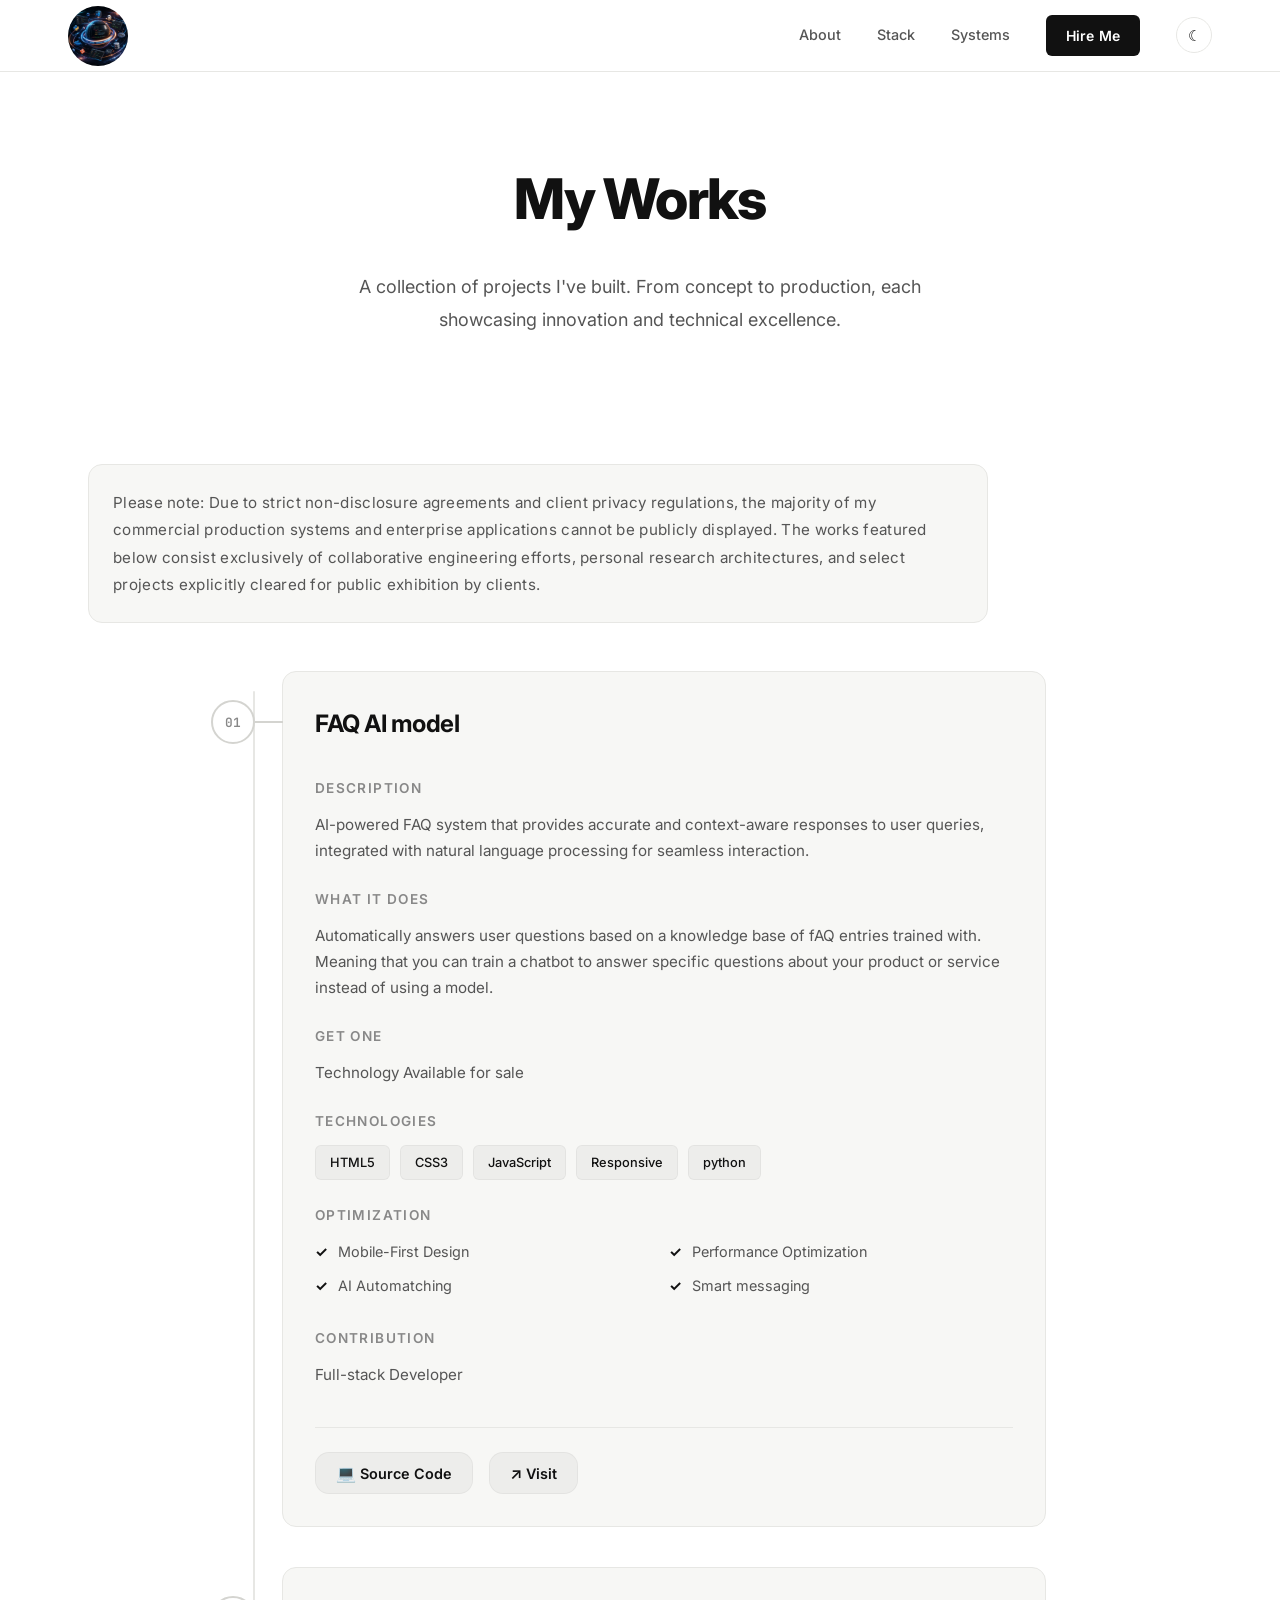
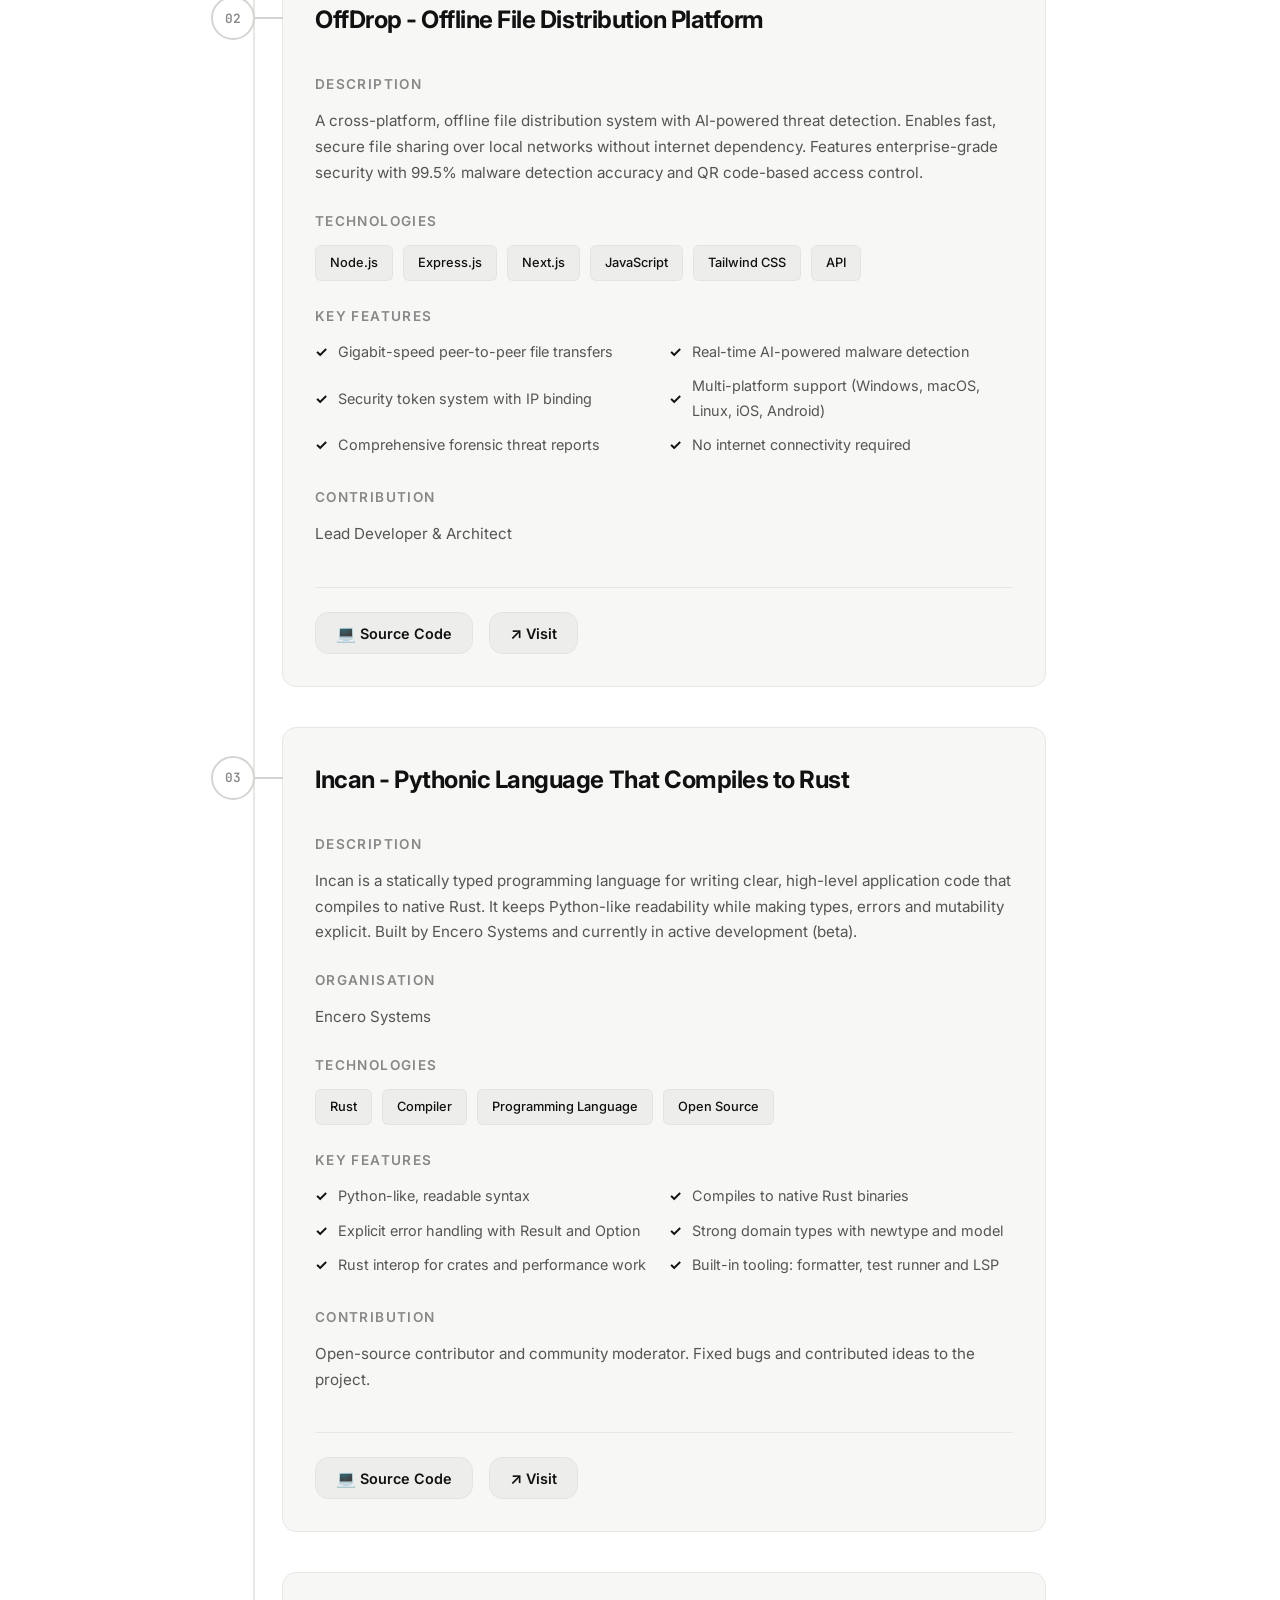
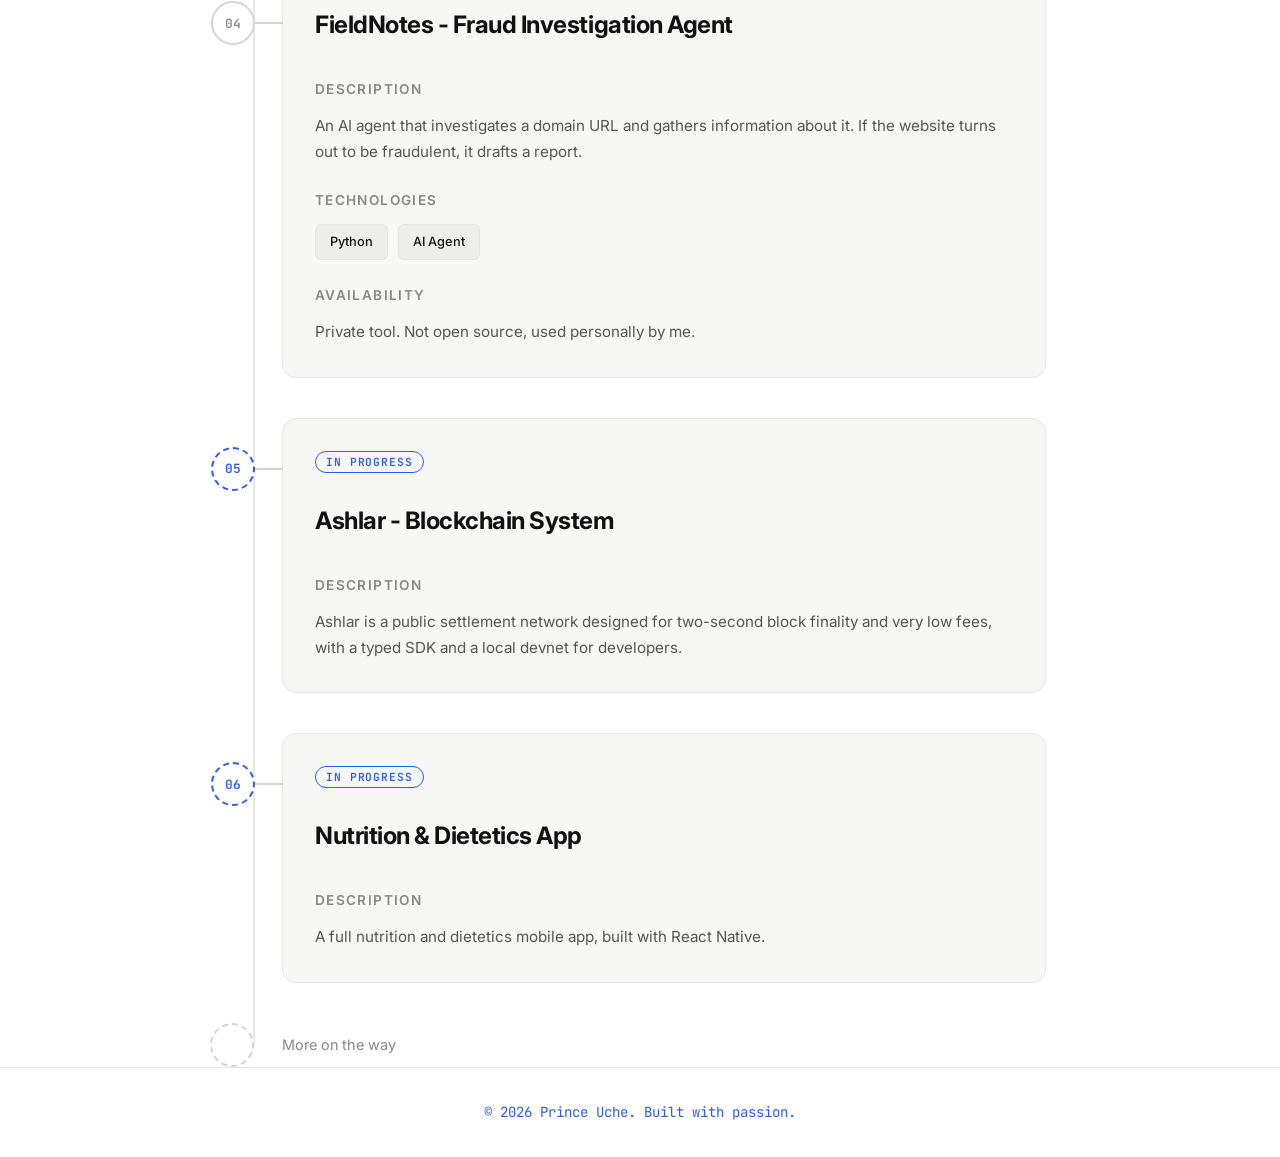
<file: works.html>
<!DOCTYPE html>
<html lang="en">

<head>
  <meta charset="UTF-8" />
  <meta name="viewport" content="width=device-width, initial-scale=1.0" />
  <title>My Works | Prince Uche</title>
  <link rel="icon" href="pic/logo.webp" type="image/webp" />
  <link rel="preconnect" href="https://fonts.googleapis.com" />
  <link rel="preconnect" href="https://fonts.gstatic.com" crossorigin />
  <link
    href="https://fonts.googleapis.com/css2?family=Inter:wght@300;400;500;600;700;800;900&family=JetBrains+Mono:wght@400;500;600&display=swap"
    rel="stylesheet" />
  <link rel="stylesheet" href="styles.css" />
<script>try{var t=localStorage.getItem("theme")||(matchMedia("(prefers-color-scheme: dark)").matches?"dark":"light");document.documentElement.dataset.theme=t}catch(e){}</script>
</head>

<body>
  <!-- Blockchain Background Canvas (Full Page) -->
  <canvas id="blockchainCanvas" class="blockchain-bg" aria-hidden="true"></canvas>

  <!-- Global SVG gradient -->
  <svg width="0" height="0" style="position:absolute;overflow:hidden" aria-hidden="true">
    <defs>
      <linearGradient id="skillGradient" x1="0%" y1="0%" x2="100%" y2="0%">
        <stop offset="0%" stop-color="#6366F1" />
        <stop offset="100%" stop-color="#22D3EE" />
      </linearGradient>
    </defs>
  </svg>

  <!-- Toast -->
  <div class="toast" id="toast"></div>

  <!-- ======================== NAVBAR ======================== -->
  <nav class="navbar" id="navbar" role="navigation" aria-label="Main navigation">
    <div class="nav-container">
      <a href="index.html" class="nav-logo" aria-label="Home">
        <span class="logo-name"><img src="./pic/logo.webp"></span><span class="logo-bracket"></span>
      </a>
      <div class="nav-links" id="navLinks">
        <a href="index.html#about" class="nav-link">About</a>
        <a href="index.html#skills" class="nav-link">Stack</a>
        <a href="index.html#projects" class="nav-link">Systems</a>
        <a href="index.html#contact" class="btn btn-primary btn-sm">Hire Me</a>
      </div>
      <button class="hamburger" id="hamburger" aria-label="Toggle menu" aria-expanded="false">
        <span></span><span></span><span></span>
      </button>
    </div>
  </nav>

  <!-- ======================== HERO (Works Page) ======================== -->
  <section class="works-hero" aria-label="Works hero">
    <div class="hero-glow" aria-hidden="true"></div>
    <div class="container works-hero-inner">
      <div class="works-hero-content">
        <h1 class="works-hero-title">
          My <span class="gradient-text">Works</span>
        </h1>
        <p class="works-hero-subtitle">
          A collection of projects I've built. From concept to production,
          each showcasing innovation and technical excellence.
        </p>
      </div>
    </div>
  </section>

  <!-- ======================== DISCLAIMER SECTION ======================== -->
  <section class="works-disclaimer" aria-label="Project disclaimer notice">
    <div class="container">
      <div class="disclaimer-content">
        <p class="disclaimer-text">
          Please note: Due to strict non-disclosure agreements and client privacy regulations, the majority of my
          commercial production systems and enterprise applications cannot be publicly displayed. The works featured
          below consist exclusively of collaborative engineering efforts, personal research architectures, and select
          projects explicitly cleared for public exhibition by clients.
        </p>
      </div>
    </div>
  </section>

  <div class="articles">
    <!-- ===== WORK: JusticeAI ===== -->
    <article class="work-item" data-category="frontend">
      <div class="work-content">
        <h3 class="work-title">FAQ AI model</h3>

        <div class="work-specs">
          <div class="spec-item">
            <span class="spec-label">Description</span>
            <p class="spec-value">AI-powered FAQ system that provides accurate and context-aware responses to user
              queries, integrated with natural language processing for seamless interaction.</p>
          </div>
          <div class="spec-item">
            <span class="spec-label">What it does</span>
            <p class="spec-value">Automatically answers user questions based on a knowledge base of fAQ entries trained
              with. Meaning that you can train a chatbot to answer specific questions about your product or service
              instead of using a model.</p>
          </div>
          <div class="spec-item">
            <span class="spec-label">Get One</span>
            <p class="spec-value">Technology Available for sale</p>
          </div>
          <div class="spec-item">
            <span class="spec-label">Technologies</span>
            <div class="work-tags">
              <span class="work-tag">HTML5</span>
              <span class="work-tag">CSS3</span>
              <span class="work-tag">JavaScript</span>
              <span class="work-tag">Responsive</span>
              <span class="work-tag">python</span>
            </div>
          </div>
          <div class="spec-item">
            <span class="spec-label">Optimization</span>
            <ul class="features-list">
              <li>Mobile-First Design</li>
              <li>Performance Optimization</li>
              <li>AI Automatching</li>
              <li>Smart messaging</li>
            </ul>
          </div>
        </div>
        <div class="spec-item">
          <span class="spec-label">CONTRIBUTION</span>
          <p class="spec-value">Full-stack Developer</p>
        </div>

        <div class="work-footer">
          <div class="work-actions">

            <button type="button" class="work-link demo-toggle" aria-label="Toggle live demo video">
              <a href="https://huggingface.co/spaces/Princeaka/justiceai-chatbot/tree/main">
                <span class="link-icon">💻</span>
                <span class="link-text">Source Code</span>
              </a>
            </button>

            <button type="button" class="work-link">
              <a href="https://princeaka-justiceai-chatbot.hf.space">
                <span class="link-icon">↗</span>
                <span class="link-text">Visit</span>
              </a>
            </button>
          </div>
        </div>
      </div>
    </article>

    <!-- ===== WORK: OffDrop ===== -->
    <article class="work-item" data-category="fullstack">

      <div class="work-content">
        <h3 class="work-title">OffDrop - Offline File Distribution Platform</h3>

        <div class="work-specs">
          <div class="spec-item">
            <span class="spec-label">Description</span>
            <p class="spec-value">A cross-platform, offline file distribution system with AI-powered threat detection.
              Enables fast, secure file sharing over local networks without internet dependency. Features
              enterprise-grade security with 99.5% malware detection accuracy and QR code-based access control.</p>
          </div>
          <div class="spec-item">
            <span class="spec-label">Technologies</span>
            <div class="work-tags">
              <span class="work-tag">Node.js</span>
              <span class="work-tag">Express.js</span>
              <span class="work-tag">Next.js</span>
              <span class="work-tag">JavaScript</span>
              <span class="work-tag">Tailwind CSS</span>
              <span class="work-tag">API</span>
            </div>
          </div>
          <div class="spec-item">
            <span class="spec-label">Key Features</span>
            <ul class="features-list">
              <li>Gigabit-speed peer-to-peer file transfers</li>
              <li>Real-time AI-powered malware detection</li>
              <li>Security token system with IP binding</li>
              <li>Multi-platform support (Windows, macOS, Linux, iOS, Android)</li>
              <li>Comprehensive forensic threat reports</li>
              <li>No internet connectivity required</li>
            </ul>
          </div>
        </div>
        <div class="spec-item">
          <span class="spec-label">CONTRIBUTION</span>
          <p class="spec-value">Lead Developer & Architect</p>
        </div>

        <div class="work-footer">
          <div class="work-actions">
            <button type="button" class="work-link demo-toggle" aria-label="Toggle live demo video">
              <a href="https://github.com/Off-Drop/Off-Drop_Downloads/releases/tag/Off-Drop">
                <span class="link-icon">💻</span>
                <span class="link-text">Source Code</span>
              </a>
            </button>
            <button type="button" class="work-link">
              <a href="https://off-drop-display.onrender.com" target="_blank" rel="noopener noreferrer">
                <span class="link-icon">↗</span>
                <span class="link-text">Visit</span>
              </a>
            </button>
          </div>
        </div>
      </div>
    </article>

    <!-- ===== WORK: Incan ===== -->
    <article class="work-item" data-category="opensource">

      <div class="work-content">
        <h3 class="work-title">Incan - Pythonic Language That Compiles to Rust</h3>

        <div class="work-specs">
          <div class="spec-item">
            <span class="spec-label">Description</span>
            <p class="spec-value">Incan is a statically typed programming language for writing clear, high-level
              application code that compiles to native Rust. It keeps Python-like readability while making types,
              errors and mutability explicit. Built by Encero Systems and currently in active development (beta).</p>
          </div>
          <div class="spec-item">
            <span class="spec-label">Organisation</span>
            <p class="spec-value">Encero Systems</p>
          </div>
          <div class="spec-item">
            <span class="spec-label">Technologies</span>
            <div class="work-tags">
              <span class="work-tag">Rust</span>
              <span class="work-tag">Compiler</span>
              <span class="work-tag">Programming Language</span>
              <span class="work-tag">Open Source</span>
            </div>
          </div>
          <div class="spec-item">
            <span class="spec-label">Key Features</span>
            <ul class="features-list">
              <li>Python-like, readable syntax</li>
              <li>Compiles to native Rust binaries</li>
              <li>Explicit error handling with Result and Option</li>
              <li>Strong domain types with newtype and model</li>
              <li>Rust interop for crates and performance work</li>
              <li>Built-in tooling: formatter, test runner and LSP</li>
            </ul>
          </div>
        </div>
        <div class="spec-item">
          <span class="spec-label">CONTRIBUTION</span>
          <p class="spec-value">Open-source contributor and community moderator. Fixed bugs and contributed ideas to
            the project.</p>
        </div>

        <div class="work-footer">
          <div class="work-actions">
            <button type="button" class="work-link">
              <a href="https://github.com/encero-systems/incan" target="_blank" rel="noopener noreferrer">
                <span class="link-icon">💻</span>
                <span class="link-text">Source Code</span>
              </a>
            </button>
            <button type="button" class="work-link">
              <a href="https://incan.io" target="_blank" rel="noopener noreferrer">
                <span class="link-icon">↗</span>
                <span class="link-text">Visit</span>
              </a>
            </button>
          </div>
        </div>
      </div>
    </article>
        <!-- ===== WORK: FieldNotes ===== -->
    <article class="work-item" data-category="ai">
      <div class="work-content">
        <h3 class="work-title">FieldNotes - Fraud Investigation Agent</h3>

        <div class="work-specs">
          <div class="spec-item">
            <span class="spec-label">Description</span>
            <p class="spec-value">An AI agent that investigates a domain URL and gathers information about it. If the
              website turns out to be fraudulent, it drafts a report.</p>
          </div>
          <div class="spec-item">
            <span class="spec-label">Technologies</span>
            <div class="work-tags">
              <span class="work-tag">Python</span>
              <span class="work-tag">AI Agent</span>
            </div>
          </div>
          <div class="spec-item">
            <span class="spec-label">Availability</span>
            <p class="spec-value">Private tool. Not open source, used personally by me.</p>
          </div>
        </div>
      </div>
    </article>

    <!-- ===== WORK: Ashlar (in progress) ===== -->
    <article class="work-item in-progress" data-category="blockchain">
      <div class="work-content">
        <span class="status-badge">In progress</span>
        <h3 class="work-title">Ashlar - Blockchain System</h3>

        <div class="work-specs">
          <div class="spec-item">
            <span class="spec-label">Description</span>
            <p class="spec-value">Ashlar is a public settlement network designed for two-second block finality and
              very low fees, with a typed SDK and a local devnet for developers.</p>
          </div>
        </div>
      </div>
    </article>
        <!-- ===== WORK: Nutrition & Dietetics App (in progress) ===== -->
    <article class="work-item in-progress" data-category="mobile">
      <div class="work-content">
        <span class="status-badge">In progress</span>
        <h3 class="work-title">Nutrition &amp; Dietetics App</h3>

        <div class="work-specs">
          <div class="spec-item">
            <span class="spec-label">Description</span>
            <p class="spec-value">A full nutrition and dietetics mobile app, built with React Native.</p>
          </div>
        </div>
      </div>
    </article>
    <div class="road-end"><span>More on the way</span></div>
  </div>



  <!-- ======================== FOOTER ======================== -->
  <footer class="footer" role="contentinfo">
    <div class="container">
      <p class="footer-text">
        <span class="font-mono text-accent"> &copy; 2026 Prince Uche. Built with passion.
      </p>
    </div>
  </footer>
  <!-- Scripts -->
  <script src="script.js"></script>
</body>

</html>
</file>
<file: styles.css>
/* ============================================================
   CSS Design Tokens
   ============================================================ */
:root{--bg-primary:#fff;--bg-secondary:#fafaf9;--bg-card:#f7f7f5;--bg-card-hover:#efefec;--color-primary:#111;--color-primary-dark:#000;--color-primary-glow:transparent;--color-accent:#2f5bea;--color-accent-glow:transparent;--color-success:#10B981;--text-primary:#111;--text-secondary:#555;--text-muted:#888;--border:#e7e7e4;--border-bright:#d4d4d0;--on-primary:#fff;--tint:rgba(0,0,0,.04);--tint-line:rgba(0,0,0,.09);
  --font-sans: 'Inter', -apple-system, BlinkMacSystemFont, 'Segoe UI', sans-serif;
  --font-mono: 'JetBrains Mono', 'Courier New', monospace;
  --section-py:    100px;
  --container-max: 1200px;
  --nav-height:    72px;
  --radius-sm:   6px;
  --radius-md:   14px;
  --radius-lg:   24px;
  --radius-full: 9999px;
  --shadow-sm:   0 1px 4px rgba(0,0,0,0.5);
  --shadow-md:   0 4px 20px rgba(0,0,0,0.45);
  --shadow-lg:   0 16px 50px rgba(0,0,0,0.6);
  --shadow-glow: 0 0 50px rgba(0,0,0,0.5);
  --transition: 0.3s ease;
}

:root[data-theme="dark"]{--bg-primary:#0d0d0e;--bg-secondary:#111113;--bg-card:#151516;--bg-card-hover:#1c1c1e;--color-primary:#ededec;--color-primary-dark:#fff;--color-accent:#7b9bff;--text-primary:#ededec;--text-secondary:#a8a8a5;--text-muted:#77777a;--border:#242426;--border-bright:#333336;--on-primary:#111;--tint:rgba(255,255,255,.04);--tint-line:rgba(255,255,255,.1)}


/* ============================================================
   Reset & Base
   ============================================================ */
*, *::before, *::after { box-sizing: border-box; margin: 0; padding: 0; }

html { 
  scroll-behavior: smooth;
  overflow-x: hidden;
}

body {
  font-family: var(--font-sans);
  background: var(--bg-primary);
  color: var(--text-primary);
  line-height: 1.7;
  overflow-x: hidden;
  -webkit-font-smoothing: antialiased;
  -moz-osx-font-smoothing: grayscale;
  position: relative;
}

a { text-decoration: none; color: inherit; }
img { max-width: 100%; display: block; }
button { font-family: var(--font-sans); cursor: pointer; }
.logo-name img{
  width: 60px;
  height: 60px;
  border-radius: 100%;
}

/* Blockchain background canvas - full page */
.blockchain-bg {
  position: fixed;
  top: 0;
  left: 0;
  width: 100%;
  height: 100%;
  z-index: -1000;
  pointer-events: none;
  opacity: 0;
  display: none;
}
/* ============================================================
   Typography Utilities
   ============================================================ */
.font-mono   { font-family: var(--font-mono); }
.text-accent { color: var(--color-accent); }
.text-muted  { color: var(--text-muted); }

.gradient-text {
  background: none;
  -webkit-background-clip: initial;
  -webkit-text-fill-color: initial;
  color: var(--text-primary);
}

/* ============================================================
   Layout
   ============================================================ */
.container {
  max-width: var(--container-max);
  margin: 0 auto;
  padding: 0 28px;
  position: relative;
  z-index: 1;
}

/* ============================================================
   Buttons
   ============================================================ */
.btn {
  display: inline-flex;
  align-items: center;
  justify-content: center;
  gap: 8px;
  padding: 13px 30px;
  border-radius: var(--radius-sm);
  font-size: 0.9375rem;
  font-weight: 600;
  border: none;
  transition: all var(--transition);
  white-space: nowrap;
  letter-spacing: 0.01em;
}
.btn-primary {
  background: var(--color-primary);
  color: #fff;
  box-shadow: 0 4px 20px var(--color-primary-glow);
  transition: all var(--transition);
}
.btn-primary:hover {
  background: var(--color-primary-dark);
  transform: translateY(-3px) scale(1.05);
  box-shadow: 0 12px 40px var(--color-primary-glow);
}
.btn-primary:active {
  transform: translateY(-1px) scale(1.02);
}
.btn-outline {
  background: transparent;
  color: var(--text-primary);
  border: 1px solid var(--border-bright);
  transition: all var(--transition);
}
.btn-outline:hover {
  border-color: var(--border-bright);
  color: var(--text-primary);
  transform: translateY(-3px) scale(1.05);
  background: transparent;
  box-shadow: none;
}
.btn-sm   { padding: 9px 20px; font-size: 0.875rem; }
.btn-full { width: 100%; }

.btn-toggle {
  background: var(--color-primary);
  color: #fff;
  padding: 15px 40px;
  border-radius: var(--radius-full);
  font-size: 1rem;
  font-weight: 700;
  border: none;
  display: inline-flex;
  align-items: center;
  gap: 10px;
  transition: all var(--transition);
  box-shadow: 0 4px 12px rgba(0,0,0,0.35);
  letter-spacing: 0.02em;
}
.btn-toggle:hover { 
  transform: translateY(-4px) scale(1.06); 
  box-shadow: 0 16px 48px var(--color-primary-glow); 
}
.btn-toggle:active {
  transform: translateY(-2px) scale(1.03);
}
.btn-toggle:focus-visible { outline: 2px solid var(--color-accent); outline-offset: 3px; }
.btn-toggle .toggle-icon {
  display: inline-block;
  transition: transform var(--transition);
  font-size: 0.7rem;
}
.btn-toggle.active .toggle-icon { transform: rotate(180deg); }

/* ============================================================
   Tags / Pills
   ============================================================ */
.tag {
  display: inline-block;
  padding: 6px 14px;
  border-radius: var(--radius-full);
  background: var(--tint);
  color: var(--text-primary);
  font-size: 0.8125rem;
  font-weight: 500;
  border: 1px solid var(--tint);
  transition: all var(--transition);
}
.tag:hover  { background: var(--tint); }
.tag-sm     { padding: 4px 10px; font-size: 0.75rem; }

/* ============================================================
   Navbar
   ============================================================ */
.navbar {
  position: fixed;
  top: 0; left: 0; right: 0;
  z-index: 1000;
  height: var(--nav-height);
  display: flex;
  align-items: center;
  border-bottom: 1px solid transparent;
  transition: background var(--transition), border-color var(--transition), backdrop-filter var(--transition);
}
.navbar.scrolled {
  background: color-mix(in srgb,var(--bg-primary) 90%,transparent);
  backdrop-filter: blur(18px);
  -webkit-backdrop-filter: blur(18px);
  border-bottom-color: var(--border);
}
.nav-container {
  max-width: var(--container-max);
  margin: 0 auto;
  padding: 0 28px;
  width: 100%;
  display: flex;
  align-items: center;
  justify-content: space-between;
}
.nav-logo { font-family: var(--font-mono); font-size: 1.125rem; font-weight: 600; }
.logo-bracket { color: var(--color-accent); }
.logo-name    { color: var(--color-primary); }

.nav-links { display: flex; align-items: center; gap: 36px; }
.nav-link {
  font-size: 0.9rem;
  font-weight: 500;
  color: var(--text-secondary);
  transition: color var(--transition);
  position: relative;
}
.nav-link::after {
  content: '';
  position: absolute;
  bottom: -3px; left: 0;
  width: 0; height: 1px;
  background: var(--color-primary);
  transition: width var(--transition);
}
.nav-link:hover { color: var(--text-primary); }
.nav-link:hover::after { width: 100%; }

.hamburger { display: none; flex-direction: column; gap: 5px; background: none; border: none; padding: 6px; }
.hamburger span { display: block; width: 22px; height: 2px; background: var(--text-primary); border-radius: 2px; transition: all var(--transition); }
.hamburger.open span:nth-child(1) { transform: translateY(7px) rotate(45deg); }
.hamburger.open span:nth-child(2) { opacity: 0; transform: scaleX(0); }
.hamburger.open span:nth-child(3) { transform: translateY(-7px) rotate(-45deg); }

/* ============================================================
   Hero
   ============================================================ */
.hero {
  min-height: 100vh;
  display: flex;
  align-items: center;
  position: relative;
  padding-top: var(--nav-height);
  overflow: hidden;
  z-index: 1;
}
.hero-glow {
  position: absolute;
  top: 10%; left: 50%; transform: translateX(-50%);
  width: 700px; height: 400px;
  background: none;
  pointer-events: none;
}
.hero-inner {
  display: grid;
  grid-template-columns: 1fr 1fr;
  gap: 60px;
  align-items: center;
  padding-top: 40px; padding-bottom: 80px;
  width: 100%;
}
.hero-badge {
  display: inline-flex;
  align-items: center;
  gap: 8px;
  padding: 7px 16px;
  border-radius: var(--radius-full);
  background: rgba(16,185,129,0.08);
  border: 1px solid rgba(16,185,129,0.22);
  color: var(--color-success);
  font-size: 0.8125rem;
  font-weight: 500;
  margin-bottom: 24px;
}
.badge-dot {
  width: 7px; height: 7px;
  border-radius: 50%;
  background: var(--color-success);
  animation: pulse-dot 2.2s ease-in-out infinite;
}
@keyframes pulse-dot {
  0%, 100% { opacity:1; transform:scale(1); }
  50%       { opacity:.5; transform:scale(.8); }
}

/* ============================================================
   Space Floating Effects
   ============================================================ */
@keyframes float-space {
  0%, 100% {
    transform: translateY(0) translateX(0);
  }
  25% {
    transform: translateY(-12px) translateX(3px);
  }
  50% {
    transform: translateY(-20px) translateX(-3px);
  }
  75% {
    transform: translateY(-12px) translateX(4px);
  }
}

@keyframes glow-pulse {
  0%, 100% {
    box-shadow: 0 0 20px rgba(99, 102, 241, 0.3), 0 0 40px rgba(34, 211, 238, 0.1);
  }
  50% {
    box-shadow: 0 0 30px rgba(99, 102, 241, 0.5), 0 0 60px rgba(34, 211, 238, 0.2);
  }
}
.hero-title    { font-size: clamp(2.2rem, 5vw, 3.75rem); font-weight: 800; line-height: 1.12; letter-spacing: -0.03em; margin-bottom: 16px; }
.hero-subtitle { font-size: 1rem; color: var(--text-secondary); margin-bottom: 22px; letter-spacing: 0.02em; }
.hero-desc     { font-size: 1.0625rem; color: var(--text-secondary); max-width: 500px; line-height: 1.8; margin-bottom: 36px; }
.hero-actions  { display: flex; gap: 14px; flex-wrap: wrap; margin-bottom: 48px; }
.hero-stats    { display: flex; align-items: center; gap: 28px; }
.stat          { display: flex; flex-direction: column; }
.stat-num      { font-size: 1.75rem; font-weight: 800; line-height: 1; letter-spacing: -0.02em; }
.stat-label    { font-size: 0.75rem; color: var(--text-muted); margin-top: 4px; letter-spacing: 0.05em; text-transform: uppercase; }
.stat-divider  { width: 1px; height: 36px; background: var(--border-bright); }

/* Code Window */
.hero-visual { 
  display: flex; 
  justify-content: flex-end;
  flex-shrink: 0;
}
.code-window {
  width: 100%; max-width: 480px;
  background: var(--bg-card);
  border: 1px solid var(--border);
  border-radius: var(--radius-md);
  overflow: hidden;
  box-shadow: var(--shadow-lg), var(--shadow-glow);
  animation: float 5s ease-in-out infinite;
}
@keyframes float {
  0%, 100% { transform: translateY(0); }
  50%       { transform: translateY(-10px); }
}
.code-header {
  display: flex; align-items: center; gap: 7px;
  padding: 13px 18px;
  background: rgba(0,0,0,.25);
  border-bottom: 1px solid var(--border);
}
.dot { width: 12px; height: 12px; border-radius: 50%; }
.dot-red    { background: #FF5F57; }
.dot-yellow { background: #FEBC2E; }
.dot-green  { background: #28C840; }
.code-filename { font-family: var(--font-mono); font-size: .8125rem; color: var(--text-muted); margin-left: 8px; }
.code-body { padding: 22px 26px; font-family: var(--font-mono); font-size: .875rem; line-height: 1.85; overflow-x: auto; }
.ck { color: #C792EA; }
.cf { color: #82AAFF; }
.cs { color: #C3E88D; }
.cd { color: var(--color-accent); }

.scroll-indicator { position: absolute; bottom: 36px; left: 50%; transform: translateX(-50%); }
.scroll-indicator span {
  display: block; width: 1px; height: 56px;
  background: var(--text-secondary);
  animation: scroll-line 2s ease-in-out infinite;
}
@keyframes scroll-line {
  0%  { transform: scaleY(0); transform-origin: top; }
  50% { transform: scaleY(1); transform-origin: top; }
  51% { transform: scaleY(1); transform-origin: bottom; }
  100%{ transform: scaleY(0); transform-origin: bottom; }
}

/* ============================================================
   Section Commons
   ============================================================ */
section { 
  padding: var(--section-py) 0; 
  position: relative;
  z-index: 1;
}

.section-header { text-align: center; margin-bottom: 64px; }
.section-title  { font-size: clamp(1.75rem,4vw,2.75rem); font-weight: 800; letter-spacing: -0.03em; margin-bottom: 16px; }
.section-desc   { font-size: 1.0625rem; color: var(--text-secondary); max-width: 480px; margin: 0 auto; line-height: 1.7; }

/* ============================================================
   About
   ============================================================ */
.about { 
  background: var(--bg-primary);
  overflow: hidden;
}
.about-grid { display: grid; grid-template-columns: auto 1fr; gap: 72px; align-items: start; }
.about-avatar { display: flex; justify-content: center; }
.avatar-wrapper {
  position: relative; width: 260px; height: 280px;
  border-radius: var(--radius-lg); overflow: hidden;
  border: 1px solid var(--border-bright); box-shadow: var(--shadow-md);
  transition: all var(--transition);
}
.avatar-wrapper:hover {
  border-color: var(--tint-line);
  transform: scale(1.02);
  box-shadow: var(--shadow-lg);
}
.avatar-wrapper img { width: 100%; height: 100%; object-fit: cover; filter: grayscale(20%); transition: filter var(--transition); }
.avatar-wrapper:hover img { filter: grayscale(0%); }
.avatar-glow {
  position: absolute; inset: 0;
  background: none;
  pointer-events: none;
}

/* ============ GLASS TERMINAL CARD ============ */
.glass-terminal {
  background: var(--tint);
  backdrop-filter: blur(12px);
  -webkit-backdrop-filter: blur(12px);
  border: 1.5px solid var(--tint-line);
  border-radius: 16px;
  box-shadow: 
    0 8px 32px rgba(0, 0, 0, 0.3),
    inset 0 1px 0 var(--tint);
  overflow: hidden;
  transition: all 0.4s ease;
}

.glass-terminal:hover {
  border-color: var(--tint-line);
  box-shadow: 
    0 12px 48px rgba(0, 0, 0, 0.25),
    inset 0 1px 0 var(--tint-line);
  transform: translateY(-6px);
}

.terminal-header {
  display: flex;
  align-items: center;
  gap: 12px;
  padding: 16px 20px;
  background: rgba(0, 0, 0, 0.3);
  border-bottom: 1px solid rgba(16, 185, 129, 0.15);
  backdrop-filter: blur(10px);
}

.terminal-dots {
  display: flex;
  gap: 8px;
}

.terminal-dots .dot {
  width: 12px;
  height: 12px;
  border-radius: 50%;
  cursor: pointer;
  transition: all 0.2s ease;
}

.terminal-dots .dot.red {
  background: #EF4444;
}

.terminal-dots .dot.yellow {
  background: #F59E0B;
}

.terminal-dots .dot.green {
  background: #10B981;
}

.terminal-dots .dot:hover {
  transform: scale(1.2);
  box-shadow: 0 0 12px currentColor;
}

.terminal-title {
  color: #10B981;
  font-family: var(--font-mono);
  font-size: 0.8rem;
  font-weight: 600;
  text-shadow: none;
  margin-left: auto;
  letter-spacing: 0.5px;
}

 .terminal-content {
  padding: 28px;
  background: var(--bg-card);
  min-height: 400px;
}

.about-content {
  font-family: var(--font-mono);
  color: #10B981;
  line-height: 1.8;
}

.typing-line {
  display: flex;
  align-items: flex-start;
  gap: 10px;
  margin-bottom: 16px;
  min-height: 28px;
  animation: slideIn 0.6s ease-out;
}

@keyframes slideIn {
  from {
    opacity: 0;
    transform: translateX(-15px);
  }
  to {
    opacity: 1;
    transform: translateX(0);
  }
}

.prompt {
  color: #10B981;
  font-weight: 700;
  user-select: none;
  text-shadow: none;
  flex-shrink: 0;
}

.typed-text {
  color: #10B981;
  word-break: break-word;
  white-space: pre-wrap;
  text-shadow: none;
  flex: 1;
}

.typing-cursor {
  display: inline-block;
  width: 2px;
  height: 20px;
  background: #10B981;
  animation: blink 1.2s infinite steps(1);
  box-shadow: none;
  margin-left: 2px;
  flex-shrink: 0;
}

@keyframes blink {
  0%, 49% {
    opacity: 1;
    box-shadow: 0 0 12px rgba(16, 185, 129, 0.6);
  }
  50%, 100% {
    opacity: 0;
    box-shadow: 0 0 4px rgba(16, 185, 129, 0.2);
  }
}

/* Tags in terminal style */
.about-tags {
  display: flex;
  flex-wrap: wrap;
  gap: 10px;
  margin-top: 20px;
  padding-top: 16px;
  border-top: 1px solid rgba(16, 185, 129, 0.15);
}

.tag {
  display: inline-block;
  padding: 6px 14px;
  background: rgba(16, 185, 129, 0.12);
  border: 1px solid rgba(16, 185, 129, 0.25);
  border-radius: 20px;
  color: #10B981;
  font-size: 0.75rem;
  font-weight: 500;
  font-family: var(--font-mono);
  text-shadow: 0 0 8px rgba(16, 185, 129, 0.25);
  transition: all var(--transition);
}

.tag:hover {
  background: rgba(16, 185, 129, 0.2);
  border-color: rgba(16, 185, 129, 0.4);
  box-shadow: 0 0 20px rgba(16, 185, 129, 0.3);
  transform: translateY(-2px);
}

.about-text { font-size: 1.0625rem; color: var(--text-secondary); line-height: 1.85; margin-bottom: 20px; }
.about-text strong { color: var(--text-primary); font-weight: 600; }

/* ============================================================
   Skills
   ============================================================ */
.skills { 
  background: var(--bg-primary);
  overflow: hidden;
}

.skills-toggle-wrapper { display: flex; justify-content: center; margin-bottom: 48px; }

.skills-container {
  overflow: hidden;
  max-height: 0;
  opacity: 0;
  transition: max-height 0.65s cubic-bezier(0.4,0,0.2,1), opacity 0.45s ease;
}
.skills-container.open { max-height: 1600px; opacity: 1; }

/* ---- Filter Tabs ---- */
.skill-filters {
  display: flex;
  justify-content: center;
  gap: 10px;
  flex-wrap: wrap;
  margin-bottom: 40px;
}
.skill-filter {
  padding: 9px 22px;
  border-radius: var(--radius-full);
  background: var(--tint);
  border: 1px solid var(--border);
  color: var(--text-secondary);
  font-size: 0.875rem;
  font-weight: 500;
  transition: all var(--transition);
  cursor: pointer;
}
.skill-filter:hover { border-color: var(--border-bright); color: var(--text-primary); }
.skill-filter.active {
  background: var(--bg-card);
  border-color: transparent;
  color: var(--text-primary);
  box-shadow: none;
}

/* ---- Skill Cards Grid ---- */
.skill-cards {
  display: grid;
  grid-template-columns: repeat(auto-fill, minmax(170px, 1fr));
  gap: 20px;
  overflow: hidden;
}

.skill-card {
  position: relative;
  background: var(--bg-card);
  border: 1px solid var(--border);
  border-radius: var(--radius-md);
  padding: 24px 16px 20px;
  display: flex;
  flex-direction: column;
  align-items: center;
  gap: 14px;
  text-align: center;
  /* Entry: starts hidden */
  opacity: 0;
  transform: translateY(24px) scale(0.95);
  transition: opacity 0.4s ease, transform 0.4s ease,
              border-color 0.3s ease, box-shadow 0.3s ease;
  animation: float-space 6s ease-in-out infinite;
  animation-delay: calc(var(--i) * 0.2s);
}
/* Entry visible state (set via JS with staggered timeout) */
.skill-card.card-visible {
  opacity: 1;
  transform: translateY(0) scale(1);
}
/* Filter hidden state */
.skill-card.card-hidden {
  opacity: 0 !important;
  transform: scale(0.82) !important;
  pointer-events: none;
  transition: opacity 0.25s ease, transform 0.25s ease !important;
}
.skill-card.card-visible:not(.card-hidden):hover {
  border-color: var(--border-bright);
  transform: translateY(-12px) scale(1.05);
  box-shadow: var(--shadow-md);
}

/* Category badge */
.skill-cat-badge {
  position: absolute;
  top: 12px; right: 12px;
  padding: 3px 8px;
  border-radius: var(--radius-full);
  font-size: 0.65rem;
  font-weight: 700;
  text-transform: uppercase;
  letter-spacing: 0.08em;
}
.badge-backend, .badge-database, .badge-frontend, .badge-framework, .badge-tools {
  background: var(--tint);
  color: var(--text-primary);
  border: 1px solid var(--tint);
}

/* ---- Circular Ring ---- */
.skill-ring-wrap {
  position: relative;
  width: 120px; height: 120px;
  display: flex;
  align-items: center;
  justify-content: center;
  flex-shrink: 0;
}
.skill-ring-svg {
  position: absolute;
  inset: 0;
  width: 100%; height: 100%;
}
.ring-track {
  fill: none;
  stroke: var(--tint);
  stroke-width: 5;
}
.ring-fill {
  fill: none;
  stroke-width: 5;
  stroke-linecap: round;
  /* rotate so 0% starts at the top */
  transform: rotate(-90deg);
  transform-origin: 60px 60px;
  transition: stroke-dashoffset 1.5s cubic-bezier(0.22, 1, 0.36, 1);
}
.skill-logo {
  position: relative;
  z-index: 1;
  width: 64px; height: 64px;
  display: flex;
  align-items: center;
  justify-content: center;
}
.skill-logo img {
  width: 56px; height: 56px;
  object-fit: contain;
  transition: transform 0.35s ease;
}
.skill-card.card-visible:not(.card-hidden):hover .skill-logo img {
  transform: scale(1.12);
}
/* React icon spinning on hover */
.logo-react { transition: transform 1.2s linear !important; }
.skill-card.card-visible:not(.card-hidden):hover .logo-react {
  animation: react-spin 3s linear infinite;
}
@keyframes react-spin {
  from { transform: rotate(0deg); }
  to   { transform: rotate(360deg); }
}

/* Express.js logo invert (white on dark) */
.logo-invert { filter: brightness(0) invert(1); }
.logo-dark-wrap { background: var(--tint); border-radius: 10px; padding: 6px; width: 68px; height: 68px; }

/* SQL inline SVG icon */
.sql-db-icon {
  width: 56px; height: 56px;
  display: block;
  filter: drop-shadow(0 4px 8px rgba(51,103,145,0.5));
  transition: transform 0.35s ease;
}
.skill-card.card-visible:not(.card-hidden):hover .sql-db-icon {
  transform: scale(1.12);
}

/* ---- Skill card bottom info ---- */
.skill-card-info {
  display: flex;
  flex-direction: column;
  align-items: center;
  gap: 4px;
}
.skill-card-name {
  font-size: 0.9375rem;
  font-weight: 600;
  color: var(--text-primary);
}
.skill-card-pct {
  font-family: var(--font-mono);
  font-size: 0.875rem;
  font-weight: 700;
  color: var(--text-primary);
}

/* ============================================================
   Projects
   ============================================================ */
.projects { 
  background: var(--bg-primary);
  overflow: visible;
}

/* ---- Project filter tabs (mirrors skill-filters) ---- */
.project-filters {
  display: flex;
  justify-content: center;
  gap: 10px;
  flex-wrap: wrap;
  margin-bottom: 36px;
}
.project-filter {
  padding: 9px 22px;
  border-radius: var(--radius-full);
  background: var(--tint);
  border: 1px solid var(--border);
  color: var(--text-secondary);
  font-size: 0.875rem;
  font-weight: 500;
  transition: all var(--transition);
  cursor: pointer;
}
.project-filter:hover { border-color: var(--border-bright); color: var(--text-primary); }
.project-filter.active {
  background: var(--bg-card);
  border-color: transparent;
  color: #fff;
  box-shadow: none;
}

.projects-grid {
  display: grid;
  grid-template-columns: repeat(3, 1fr);
  gap: 22px;
  overflow: visible;
}

/* ---- Project card ---- */
.project-card {
  background: var(--bg-card);
  border: 1px solid var(--border);
  border-radius: var(--radius-md);
  padding: 28px 24px;
  display: flex; flex-direction: column; gap: 12px;
  transition: all var(--transition);
  /* same filter-animation approach as skill cards */
  opacity: 1;
  transform: none;
  position: relative;
  perspective: 1000px;
  animation: float-space 7s ease-in-out infinite;
}
.project-card.proj-hidden {
  opacity: 0 !important;
  transform: scale(0.88) !important;
  pointer-events: none;
  transition: opacity 0.25s ease, transform 0.25s ease !important;
}
.project-card:hover {
  border-color: var(--border-bright);
  transform: translateY(-8px) scale(1.02) rotateX(2deg);
  box-shadow: var(--shadow-md);
}
.project-card.proj-hidden:hover { transform: scale(0.88) !important; }

/* Project image styling */
.project-img {
  position: relative;
  width: 100%;
  height: 200px;
  border-radius: var(--radius-md);
  overflow: hidden;
  background: rgba(0,0,0,0.2);
  margin: 8px 0;
  transform: translateZ(0);
  will-change: transform;
}

.project-img img {
  width: 100%;
  height: 100%;
  object-fit: cover;
  filter: blur(4px) opacity(0.85);
  transition: filter 0.5s cubic-bezier(0.22, 1, 0.36, 1), transform 0.5s cubic-bezier(0.22, 1, 0.36, 1);
  transform: scale(1) translateZ(0);
  will-change: transform, filter;
}

.project-card:hover .project-img img {
  filter: blur(0px) opacity(1);
  transform: scale(1.08) translateZ(20px);
  animation: pressure-pulse 0.6s ease-out;
}

.project-img::after {
  content: '';
  position: absolute;
  inset: 0;
  background: none;
  pointer-events: none;
  transition: background 0.3s ease;
}

.project-card:hover .project-img::after {
  background: none;
}

/* category badge on card */
.project-category-badge {
  display: inline-block;
  padding: 3px 10px;
  border-radius: var(--radius-full);
  font-size: 0.7rem;
  font-weight: 700;
  text-transform: uppercase;
  letter-spacing: 0.08em;
  align-self: flex-start;
}
.backend-proj, .frontend-proj, .fullstack-proj, .automation-proj {
  background: var(--tint);
  color: var(--text-primary);
  border: 1px solid var(--tint);
}

.project-header { display: flex; justify-content: space-between; align-items: flex-start; }
.project-icon   { font-size: 2.25rem; line-height: 1; }
.project-links  { display: flex; gap: 10px; }
.project-link {
  display: flex; align-items: center; justify-content: center;
  width: 36px; height: 36px;
  border-radius: var(--radius-sm);
  background: var(--tint);
  border: 1px solid var(--border);
  color: var(--text-secondary);
  font-size: 0.9rem; font-weight: 600;
  transition: all var(--transition);
}
.project-link:hover { background: var(--color-primary); border-color: var(--color-primary); color: #fff; transform: scale(1.05); }
.project-title { 
  font-size: 1.0625rem; 
  font-weight: 700; 
  letter-spacing: -0.01em;
  transition: color var(--transition);
}
.project-card:hover .project-title {
  color: var(--color-accent);
}

.project-desc  { 
  font-size: 0.9375rem; 
  color: var(--text-secondary); 
  line-height: 1.72; 
  flex: 1;
  transition: color var(--transition);
}
.project-card:hover .project-desc {
  color: var(--text-primary);
}
.project-tags  { display: flex; flex-wrap: wrap; gap: 8px; }

/* ============================================================
   Contact
   ============================================================ */
.contact { background: var(--bg-primary); }

.contact-wrapper {
  display: grid;
  grid-template-columns: 1fr 1fr;
  gap: 60px;
  align-items: start;
  max-width: 1000px;
  margin: 0 auto;
}

/* ---- Contact Info Panel (Left) ---- */
.contact-info-panel {
  display: flex;
  flex-direction: column;
  gap: 32px;
  background: var(--tint);
  backdrop-filter: blur(12px);
  -webkit-backdrop-filter: blur(12px);
  border: 1px solid var(--tint-line);
  border-radius: var(--radius-md);
  padding: 36px 28px;
  transition: all var(--transition);
  box-shadow: 0 8px 32px rgba(0, 0, 0, 0.3);
}
.contact-info-panel:hover {
  border-color: var(--tint-line);
  background: rgba(13, 20, 36, 0.9);
}

.info-section {
  display: flex;
  flex-direction: column;
  gap: 16px;
}
.info-section-title {
  font-size: 0.875rem;
  font-weight: 700;
  text-transform: uppercase;
  letter-spacing: 0.1em;
  color: var(--text-secondary);
  margin-bottom: 4px;
}

/* ---- Contact Items ---- */
.contact-item {
  display: flex;
  gap: 14px;
  align-items: flex-start;
  transition: all var(--transition);
}
.contact-item:hover {
  transform: translateX(4px);
}

.contact-icon {
  width: 44px;
  height: 44px;
  border-radius: var(--radius-sm);
  display: flex;
  align-items: center;
  justify-content: center;
  flex-shrink: 0;
  border: 1px solid transparent;
  transition: all var(--transition);
}
.contact-icon svg {
  width: 20px;
  height: 20px;
  color: var(--color-accent);
}

.phone-icon {
  background: var(--tint);
  border-color: var(--tint);
}
.phone-icon:hover {
  background: var(--tint);
  border-color: var(--tint-line);
}

.whatsapp-icon {
  background: rgba(37, 211, 102, 0.12);
  border-color: rgba(37, 211, 102, 0.25);
}
.whatsapp-icon svg {
  color: #25D366;
}
.whatsapp-icon:hover {
  background: rgba(37, 211, 102, 0.2);
  border-color: rgba(37, 211, 102, 0.4);
}

.location-icon {
  background: rgba(251, 146, 60, 0.12);
  border-color: rgba(251, 146, 60, 0.25);
}
.location-icon svg {
  color: #FB923C;
}
.location-icon:hover {
  background: rgba(251, 146, 60, 0.2);
  border-color: rgba(251, 146, 60, 0.4);
}

.contact-details {
  display: flex;
  flex-direction: column;
  gap: 2px;
}
.contact-label {
  font-size: 0.75rem;
  text-transform: uppercase;
  letter-spacing: 0.06em;
  color: var(--text-muted);
  font-weight: 600;
}
.contact-value {
  font-size: 0.95rem;
  color: var(--text-primary);
  font-weight: 500;
  transition: color var(--transition);
}
.contact-value:hover {
  color: var(--color-accent);
}

/* ---- Social Links Grid ---- */
.social-links-grid {
  display: grid;
  grid-template-columns: repeat(2, 1fr);
  gap: 10px;
}
.social-link-item {
  display: flex;
  align-items: center;
  justify-content: center;
  width: 100%;
  padding: 12px;
  border-radius: var(--radius-sm);
  background: var(--bg-card);
  border: 1px solid var(--border);
  color: var(--text-secondary);
  transition: all var(--transition);
}
.social-link-item svg {
  width: 20px;
  height: 20px;
}
.social-link-item:hover {
  background: var(--color-primary);
  border-color: var(--color-primary);
  color: #fff;
  transform: translateY(-2px);
  box-shadow: 0 8px 20px var(--color-primary-glow);
}

/* ---- Opportunities Tags ---- */
.opportunities-tags {
  display: flex;
  flex-direction: row;
  flex-wrap: wrap;
  justify-content: flex-start;
  gap: 10px;
}
.opp-tag {
  display: inline-flex;
  align-items: center;
  gap: 5px;
  max-width: fit-content;
  border-radius: var(--radius-sm);
  background: rgb(129, 127, 127);
  border: 1px solid rgba(99, 102, 241, 0.25);
  color: var(--color-primary);
  font-size: 0.875rem;
  font-weight: 500;
  transition: all var(--transition);
}
.opp-tag::before {
  content: '→';
  opacity: 0;
  margin-left: -6px;
  transition: all var(--transition);
}
.opp-tag:hover {
  background: rgba(99, 102, 241, 0.2);
  border-color: rgba(99, 102, 241, 0.4);
  padding-left: 18px;
}
.opp-tag:hover::before {
  opacity: 1;
  margin-left: 0;
}

/* ---- Contact Form (Right) ---- */
.contact-form {
  display: flex;
  flex-direction: column;
  gap: 24px;
  background: var(--tint);
  backdrop-filter: blur(12px);
  -webkit-backdrop-filter: blur(12px);
  border: 1px solid var(--tint-line);
  border-radius: var(--radius-md);
  padding: 36px 32px;
  transition: all var(--transition);
  box-shadow: 0 8px 32px rgba(0, 0, 0, 0.3);
}
.contact-form:hover {
  border-color: var(--tint-line);
  background: var(--tint);
  box-shadow: 0 12px 48px rgba(0, 0, 0, 0.25);
}

.form-group {
  display: flex;
  flex-direction: column;
  gap: 10px;
}
.form-label {
  font-size: 0.875rem;
  font-weight: 600;
  color: var(--text-primary);
  text-transform: capitalize;
}
.form-input {
  width: 100%;
  padding: 14px 16px;
  background: var(--bg-card);
  border: 1px solid var(--border);
  border-radius: var(--radius-sm);
  color: var(--text-primary);
  font-family: var(--font-sans);
  font-size: 0.9375rem;
  transition: all var(--transition);
  outline: none;
}
.form-input::placeholder {
  color: var(--text-muted);
}
.form-input:focus {
  border-color: var(--border-bright);
  background: var(--tint);
  box-shadow: 0 0 0 3px rgba(0,0,0,0.12);
}
.form-textarea {
  resize: vertical;
  min-height: 140px;
  font-family: var(--font-sans);
}
.form-textarea:focus {
  border-color: var(--border-bright);
  box-shadow: 0 0 0 3px rgba(0,0,0,0.12);
}

/* ============================================================
   Works Page - Hero
   ============================================================ */

.articles {
  display: flex;
  justify-self: center;
  flex-direction: column;
  z-index: 1000;
  gap: 80px;
  max-width: 90%;
}
.works-hero {
  position: relative;
  padding: calc(var(--nav-height) + 80px) 0 80px;
  background: var(--bg-primary);
  overflow: hidden;
}

.works-hero::before {
  content: '';
  position: absolute;
  top: 0; left: 0; right: 0; bottom: 0;
  background: none;
  pointer-events: none;
}

.works-hero-inner {
  position: relative;
  z-index: 2;
}

.works-hero-content {
  text-align: center;
  max-width: 800px;
  margin: 0 auto;
}

.works-hero-title {
  font-size: clamp(2rem, 6vw, 3.5rem);
  font-weight: 800;
  letter-spacing: -0.03em;
  margin-bottom: 24px;
}

.works-hero-subtitle {
  font-size: 1.125rem;
  color: var(--text-secondary);
  line-height: 1.8;
  max-width: 600px;
  margin: 0 auto;
}

/* ============================================================
   Works Page - Disclaimer Section
   ============================================================ */
.works-disclaimer {
  padding: 48px 0;
  background: transparent;
}

.disclaimer-content {
  max-width: 900px;
  margin: 0 auto;
  padding: 24px;
  background: rgba(13, 20, 35, 0.7);
  border: 1px solid rgba(34, 211, 238, 0.2);
  border-radius: 14px;
  backdrop-filter: blur(8px);
  box-shadow: 0 4px 24px rgba(0, 0, 0, 0.3);
  margin: 0 20px;
}


.disclaimer-text {
  font-size: 0.95rem;
  color: var(--text-secondary);
  line-height: 1.8;
  font-weight: 400;
  letter-spacing: 0.3px;
}

/* ============================================================
   Works Page - Main Section
   ============================================================ */
.works-section {
  background: var(--bg-primary);
  padding: var(--section-py) 0;
  overflow: hidden;
}

/* Works Filter Tabs */
.works-filters {
  display: flex;
  justify-content: center;
  gap: 12px;
  flex-wrap: wrap;
  margin-bottom: 64px;
}

.works-filter {
  padding: 12px 24px;
  background: var(--tint);
  border: 1px solid var(--border);
  border-radius: var(--radius-md);
  color: var(--text-secondary);
  font-size: 0.95rem;
  font-weight: 500;
  cursor: pointer;
  transition: all var(--transition);
  font-family: var(--font-main);
}

.works-filter:hover {
  border-color: var(--color-primary);
  color: var(--text-primary);
}

.works-filter.active {
  background: var(--bg-card);
  color: white;
  border-color: var(--border);
  box-shadow: none;
}

/* Works Grid Layout */
.works-grid {
  display: grid;
  grid-template-columns: 1fr;
  gap: 20px;
  max-width: 1000px;
  margin: 0 auto;
}

/* Work Item Card */
.work-item {
  display: grid;
  grid-template-columns: 1fr 1fr;
  gap: 56px;
  align-items: center;
  animation: fadeInUp 0.6s ease both;
  background: var(--bg-card);
  border: 1px solid var(--border);
  border-radius: var(--radius-lg);
  padding: 16px;
  transition: all 0.3s cubic-bezier(0.4, 0, 0.2, 1);
}

.work-item:hover {
  transform: translateY(-4px);
  border-color: var(--border-bright);
  box-shadow: var(--shadow-md);
}

@keyframes fadeInUp {
  from {
    opacity: 0;
    transform: translateY(20px);
  }
  to {
    opacity: 1;
    transform: translateY(0);
  }
}

/* Work Image Frame */
.work-image-frame {
  position: relative;
  border-radius: var(--radius-lg);
  overflow: hidden;
  aspect-ratio: 16 / 10;
  box-shadow: 0 20px 60px rgba(0,0,0,0.3);
  border: 1px solid var(--border-bright);
  transition: all var(--transition);
}

.work-image-frame img {
  width: 100%;
  height: 100%;
  object-fit: cover;
  transition: transform 0.6s cubic-bezier(0.4, 0, 0.2, 1);
}

.work-image-frame video {
  width: 100%;
  height: 100%;
  object-fit: cover;
  display: none;
}

.work-item:hover .work-image-frame img {
  transform: scale(1.05);
}

.work-image-overlay {
  position: absolute;
  top: 0; left: 0; right: 0; bottom: 0;
  display: flex;
  align-items: center;
  justify-content: center;
  background: rgba(0,0,0,0.4);
  opacity: 0;
  transition: opacity var(--transition);
}

.work-item:hover .work-image-overlay {
  opacity: 1;
}

.work-category-badge {
  padding: 8px 16px;
  background: var(--color-primary);
  color: white;
  border-radius: var(--radius-md);
  font-size: 0.8rem;
  font-weight: 600;
  text-transform: uppercase;
  letter-spacing: 0.05em;
}

.work-category-badge.frontend-work {
  background: var(--tint);
}

.work-category-badge.fullstack-work {
  background: var(--tint);
}

/* Work Content */
.work-content {
  display: flex;
  flex-direction: column;
  gap: 28px;
}

.work-title {
  font-size: 2rem;
  font-weight: 700;
  letter-spacing: -0.02em;
  color: var(--text-primary);
  margin: 0;
}

/* Work Specs */
.work-specs {
  display: flex;
  flex-direction: column;
  gap: 24px;
}

.spec-item {
  display: flex;
  flex-direction: column;
  gap: 12px;
}

.spec-label {
  font-size: 0.85rem;
  font-weight: 600;
  text-transform: uppercase;
  letter-spacing: 0.1em;
  color: var(--text-accent);
}

.spec-value {
  font-size: 0.95rem;
  color: var(--text-secondary);
  line-height: 1.7;
  margin: 0;
}

.work-tags {
  display: flex;
  flex-wrap: wrap;
  gap: 10px;
}

.work-tag {
  display: inline-block;
  padding: 6px 14px;
  background: var(--tint);
  color: var(--text-primary);
  border-radius: var(--radius-sm);
  font-size: 0.8rem;
  font-weight: 500;
  border: 1px solid var(--tint);
  transition: all var(--transition);
}

.work-tag:hover {
  background: var(--tint);
  border-color: var(--tint-line);
}

.features-list {
  list-style: none;
  padding: 0;
  margin: 0;
  display: grid;
  grid-template-columns: 1fr 1fr;
  gap: 10px;
}

.features-list li {
  display: flex;
  align-items: center;
  gap: 10px;
  font-size: 0.9rem;
  color: var(--text-secondary);
}

.features-list li::before {
  content: '✓';
  color: var(--color-primary);
  font-weight: 700;
  flex-shrink: 0;
}

/* Work Footer & Links */
.work-footer {
  margin-top: 12px;
  padding-top: 24px;
  border-top: 1px solid var(--border);
  display: flex;
  justify-content: flex-start;
}

.work-actions {
  display: flex;
  gap: 16px;
  flex-wrap: wrap;
}

.work-link {
  display: flex;
  align-items: center;
  gap: 8px;
  padding: 10px 20px;
  background: var(--tint);
  color: var(--text-primary);
  border: 1px solid var(--tint);
  border-radius: var(--radius-md);
  text-decoration: none;
  font-size: 0.9rem;
  font-weight: 600;
  transition: all var(--transition);
}

.work-link:hover {
  background: var(--tint);
  color: var(--text-primary);
  border-color: var(--tint-line);
  transform: translateX(4px);
}

.link-icon {
  font-size: 1rem;
}

.link-text {
  font-weight: 600;
}

/* ============================================================
   Works CTA Section
   ============================================================ */
.works-cta {
  background: var(--bg-primary);
  padding: 80px var(--container-px);
  text-align: center;
  border-top: 1px solid var(--border);
}

.cta-content {
  max-width: 600px;
  margin: 0 auto;
}

.cta-title {
  font-size: clamp(1.75rem, 4vw, 2.5rem);
  font-weight: 800;
  letter-spacing: -0.02em;
  margin-bottom: 16px;
  color: var(--text-primary);
}

.cta-subtitle {
  font-size: 1.0625rem;
  color: var(--text-secondary);
  margin-bottom: 32px;
  line-height: 1.6;
}

/* ============================================================
   Works Page - Responsive
   ============================================================ */
@media (max-width: 768px) {
  .works-hero {
    padding: calc(var(--nav-height) + 60px) 0 60px;
  }

  .works-hero-title {
    font-size: clamp(1.5rem, 5vw, 2.5rem);
  }

  .works-hero-subtitle {
    font-size: 0.95rem;
  }

  .works-disclaimer {
    padding: 40px 0;
  }

  .disclaimer-text {
    font-size: 0.9rem;
  }

  .works-grid {
    gap: 40px;
  }

  .work-item {
    grid-template-columns: 1fr;
    gap: 36px;
  }

  .work-item:nth-child(even) {
    direction: ltr;
  }

  .work-item:nth-child(even) > * {
    direction: ltr;
  }

  .work-image-frame {
    aspect-ratio: 4 / 3;
  }

  .work-title {
    font-size: 1.5rem;
  }

  .features-list {
    grid-template-columns: 1fr;
  }

  .work-footer {
    flex-direction: column;
  }

  .work-actions {
    justify-content: flex-start;
  }

  .works-filters {
    gap: 8px;
    margin-bottom: 48px;
  }

  .works-filter {
    padding: 10px 18px;
    font-size: 0.85rem;
  }
}

@media (max-width: 480px) {
  .works-hero {
    padding: calc(var(--nav-height) + 40px) 0 40px;
  }

  .works-hero-title {
    font-size: 1.5rem;
    margin-bottom: 16px;
  }

  .works-hero-subtitle {
    font-size: 0.9rem;
  }

  .works-disclaimer {
    padding: 32px 0;
  }

  .disclaimer-text {
    font-size: 0.85rem;
  }

  .work-item {
    gap: 24px;
  }

  .work-specs {
    gap: 16px;
  }

  .spec-item {
    gap: 8px;
  }

  .work-title {
    font-size: 1.25rem;
  }

  .spec-label {
    font-size: 0.75rem;
  }

  .spec-value {
    font-size: 0.85rem;
  }

  .work-tag {
    padding: 5px 12px;
    font-size: 0.75rem;
  }

  .features-list {
    gap: 8px;
  }

  .features-list li {
    font-size: 0.8rem;
  }

  .work-actions {
    gap: 10px;
  }

  .work-link {
    padding: 8px 16px;
    font-size: 0.85rem;
  }

  .cta-title {
    font-size: 1.5rem;
    margin-bottom: 12px;
  }

  .cta-subtitle {
    font-size: 0.95rem;
    margin-bottom: 24px;
  }

  .works-section {
    padding: 60px 0;
  }

  .works-grid {
    grid-template-columns: 1fr;
    gap: 32px;
  }

  .work-content {
    gap: 20px;
  }
}

/* Footer */
.footer { border-top: 1px solid var(--border); padding: 32px 0; text-align: center; }
.footer-text { font-size: 0.875rem; color: var(--text-muted); }

/* ============================================================
   Toast
   ============================================================ */
.toast {
  position: fixed;
  bottom: 32px; right: 32px;
  padding: 14px 24px;
  border-radius: var(--radius-md);
  font-size: 0.9375rem; font-weight: 500;
  z-index: 10000;
  transform: translateY(120px); opacity: 0;
  transition: transform 0.4s cubic-bezier(0.22,1,.36,1), opacity 0.3s ease;
  pointer-events: none;
}
.toast.show { transform: translateY(0); opacity: 1; }
.toast.toast-success { background: var(--color-success); color: #fff; box-shadow: 0 4px 24px rgba(16,185,129,.4); }
.toast.toast-error   { background: #EF4444;              color: #fff; box-shadow: 0 4px 24px rgba(239,68,68,.4); }

/* ============================================================
   Scroll Reveal
   ============================================================ */
.reveal { opacity: 0; transform: translateY(40px); transition: opacity 0.75s ease, transform 0.75s ease; }
.reveal.visible { opacity: 1; transform: translateY(0); }

/* Mobile: disable reveal animation on smaller viewports due to IntersectionObserver threshold limitations */
@media (max-width: 768px) {
  .reveal {
    opacity: 1 !important;
    transform: translateY(0) !important;
  }
}

/* ============================================================
   Responsive — Large tablets (≤ 1024px)
   ============================================================ */
@media (max-width: 1024px) {
  .skill-cards     { grid-template-columns: repeat(auto-fill, minmax(150px, 1fr)); }
  .projects-grid   { grid-template-columns: 1fr 1fr; }
  .about-grid      { grid-template-columns: 1fr; gap: 48px; }
  .avatar-wrapper  { width: 200px; height: 210px; margin: 0 auto; }
  .contact-wrapper { grid-template-columns: 1fr; gap: 40px; }
  .social-links    { flex-direction: row; }
  .social-link:hover { transform: translateY(-4px); }
  
  .project-card:hover {
    transform: translateY(-6px) scale(1.01) rotateX(1deg);
  }
}

/* ============================================================
   Responsive — Tablet portrait / large phones (≤ 768px)
   ============================================================ */
@media (max-width: 768px) {
  :root { --section-py: 60px; }

  /* Hero - Show code window but make it smaller */
  .hero-inner   { grid-template-columns: 1fr; gap: 40px; }
  .hero-visual  { 
    width: 100%; 
    max-width: 400px;
    margin: 0 auto;
  }
  .code-window {
    max-width: 100% !important;
  }
  .scroll-indicator { display: none; }

  /* Projects */
  .projects-grid { grid-template-columns: 1fr 1fr; }
  
  .project-card {
    animation: none !important;
  }
  
  .project-img {
    height: 160px;
  }
  
  .project-img img {
    filter: none !important;
    will-change: auto;
  }
  
  .project-card:hover {
    transform: translateY(-4px) scale(1);
    box-shadow: var(--shadow-md);
  }
  
  .project-img img {
    filter: blur(2px) opacity(0.9);
  }
  
  .project-card:hover .project-img img {
    transform: scale(1.05);
  }

  /* Hamburger nav */
  .nav-links {
    position: fixed;
    top: var(--nav-height); left: 0; right: 0;
    background: var(--bg-primary);
    backdrop-filter: blur(20px);
    -webkit-backdrop-filter: blur(20px);
    flex-direction: column;
    padding: 28px; gap: 20px;
    border-bottom: 1px solid var(--border);
    transform: translateY(-110%); opacity: 0;
    pointer-events: none;
    transition: transform var(--transition), opacity var(--transition);
    z-index: 99;
  }
  .nav-links.open { transform: translateY(0); opacity: 1; pointer-events: auto; }
  .hamburger      { display: flex; }
  .nav-link       { font-size: 1.0625rem; padding: 6px 0; }

  /* Skills */
  .skill-cards { grid-template-columns: repeat(3, 1fr); }
  
  .skill-card.card-visible:not(.card-hidden):hover {
    transform: translateY(-6px) scale(1.02);
    box-shadow: var(--shadow-md);
  }

  /* About */
  .about-grid { grid-template-columns: 1fr; gap: 36px; }
}

/* ============================================================
   Responsive — Mobile (≤ 600px)
   ============================================================ */
@media (max-width: 600px) {
  :root {
    --section-py: 48px;
  }
  
  /* Hero - Stack vertically on mobile but keep code visible */
  .hero-inner {
    gap: 32px;
  }
  
  .hero-visual {
    max-width: 100%;
    width: 100%;
  }
  
  .code-window {
    max-width: 100% !important;
    border-radius: 8px;
  }
  
  .code-body {
    font-size: 0.75rem;
    padding: 16px 18px;
  }
  
  .code-header {
    padding: 10px 14px;
  }
  
  .projects-grid { grid-template-columns: 1fr; }
  
  .skill-cards { grid-template-columns: repeat(2, 1fr); }
  
  .project-img {
    height: 140px;
  }
  
  .project-card {
    padding: 16px 12px;
    gap: 10px;
    animation: none !important;
  }
  
  .project-img img {
    filter: none !important;
    will-change: auto;
  }
  
  .project-header {
    gap: 8px;
  }
  
  .project-icon {
    font-size: 1.75rem;
  }
  
  .project-card:hover {
    transform: translateY(-3px);
  }
  
  .btn {
    padding: 12px 24px;
    font-size: 0.875rem;
  }
  
  .btn-toggle {
    padding: 12px 28px;
    font-size: 0.9rem;
  }
  
  .hero-title {
    font-size: clamp(1.75rem, 5vw, 2.5rem);
  }
  
  .section-title {
    font-size: clamp(1.5rem, 4vw, 2rem);
  }
  
  /* About section - make image take max width on mobile */
  .about-grid {
    gap: 32px;
  }
  
  .avatar-wrapper {
    width: 100% !important;
    max-width: 300px;
    height: auto !important;
    aspect-ratio: 1;
    margin: 0 auto;
  }
}

/* ============================================================
   Responsive — Small mobile (≤ 480px)
   ============================================================ */
@media (max-width: 480px) {
  :root { --section-py: 52px; }

  .container   { padding: 0 16px; }

  /* Hero */
  .hero-stats  { gap: 16px; }
  .stat-num    { font-size: 1.35rem; }
  .stat-label  { font-size: 0.7rem; }
  .hero-actions{ flex-direction: column; }
  .hero-actions .btn { width: 100%; justify-content: center; }

  /* Skills */
  .skill-cards { grid-template-columns: repeat(2, 1fr); }
  .skill-ring-wrap { width: 100px; height: 100px; }
  .skill-logo img, .sql-db-icon { width: 46px; height: 46px; }

  /* Projects */
  .projects-grid { grid-template-columns: 1fr; }
  .project-filters { gap: 8px; }
  .project-filter  { padding: 8px 16px; font-size: 0.8125rem; }

  /* Contact */
  .contact-wrapper { gap: 32px; }

  /* Toast */
  .toast { left: 12px; right: 12px; bottom: 16px; text-align: center; }

  /* Section */
  .section-header { margin-bottom: 40px; }

  /* Reduce project card hover effects on mobile */
  .project-card {
    animation: none !important;
  }
  
  .project-card:hover {
    transform: translateY(-2px) scale(1) !important;
    box-shadow: var(--shadow-md);
  }
  
  .project-card:hover .project-img img {
    transform: scale(1.02) !important;
    filter: none !important;
    animation: none !important;
  }
}

/* ============================================================
   Responsive — Very small (≤ 360px)
   ============================================================ */
@media (max-width: 360px) {
  .skill-cards { grid-template-columns: repeat(2, 1fr); gap: 12px; }
  .skill-card  { padding: 18px 10px 14px; }
  .hero-badge  { font-size: 0.75rem; padding: 6px 12px; }
  .btn-toggle  { padding: 12px 24px; font-size: 0.9rem; }
}

/* ============================================================
   iOS — prevent zoom on input focus (font-size must be ≥16px)
   ============================================================ */
@media (max-width: 768px) {
  .form-input { font-size: 16px; }
}

/* ===== Clean theme overrides (light/dark) ===== */
*{animation:none!important}
.hero-glow,.hero-visual,.scroll-indicator,.avatar-glow,.terminal-header,.typing-cursor,.skill-ring-svg,.skill-card-pct,.skill-cat-badge{display:none!important}
.navbar{background:color-mix(in srgb,var(--bg-primary) 90%,transparent);backdrop-filter:blur(8px);border-bottom:1px solid var(--border)}
.hero{min-height:auto;padding:calc(var(--nav-height) + 40px) 0 40px}
.hero-inner{grid-template-columns:1.15fr .85fr;gap:56px;padding-bottom:40px}
.hero-badge{background:var(--tint);border:1px solid var(--border);color:var(--text-secondary)}
.glass-terminal,.contact-info-panel,.contact-form,.disclaimer-content,.project-card,.work-item{backdrop-filter:none;-webkit-backdrop-filter:none;box-shadow:none;background:var(--bg-card);border:1px solid var(--border)}
.glass-terminal:hover,.avatar-wrapper:hover,.project-card:hover,.skill-card.card-visible:not(.card-hidden):hover,.work-item:hover,.btn:hover,.btn-toggle:hover,.contact-item:hover,.social-link-item:hover,.work-link:hover,.tag:hover,.contact-form:hover,.contact-info-panel:hover{transform:none!important;box-shadow:none!important}
.terminal-content{min-height:0;background:transparent}
.about-content,.prompt,.typed-text,.terminal-title{color:var(--text-secondary);font-family:var(--font-sans);text-shadow:none}
.prompt{color:var(--text-muted)}
.tag{background:transparent;color:var(--text-secondary);border:1px solid var(--border);font-family:var(--font-sans);text-shadow:none}
.tag:hover{background:var(--tint)}
.about-tags{border-top-color:var(--border)}
.btn-primary,.btn-toggle{color:var(--on-primary);box-shadow:none}
.btn-primary:hover{background:var(--color-primary);opacity:.85}
.work-category-badge,.project-link:hover,.social-link-item:hover{color:var(--on-primary)}
.project-img img,.project-card:hover .project-img img{filter:none!important;transform:none!important}
.project-card:hover .project-title{color:var(--text-primary)}
.project-card:hover .project-desc{color:var(--text-secondary)}
.skill-ring-wrap{width:64px;height:64px}
.skill-card{padding:20px 12px;gap:10px}
:root:not([data-theme="dark"]) .logo-invert{filter:none}
.opp-tag{background:transparent;color:var(--text-secondary);border:1px solid var(--border);padding:4px 12px;border-radius:var(--radius-sm)}
.opp-tag::before{display:none}
.opp-tag:hover{padding-left:12px;background:var(--tint)}
.form-input:focus{box-shadow:none}
.spec-label{color:var(--text-muted)}
.disclaimer-content{margin:0 20px}
.works-filter.active,.project-filter.active{color:var(--text-primary);border-color:var(--border-bright)}
.theme-toggle{background:none;border:1px solid var(--border);color:var(--text-primary);width:36px;height:36px;border-radius:50%;font-size:15px;display:inline-flex;align-items:center;justify-content:center}
.theme-toggle:hover{background:var(--tint)}

/* Systems section */
.systems-list{list-style:none;width:100%;max-width:900px;margin:0 auto;display:grid;grid-template-columns:repeat(2,minmax(0,1fr));gap:16px}
.systems-list li{display:flex;align-items:center;justify-content:center;min-height:76px;padding:18px 20px;border:1px solid var(--border);border-radius:var(--radius-md);background:var(--bg-card);text-align:center;font-size:1rem;font-weight:600;line-height:1.45;transition:background var(--transition),border-color var(--transition),transform var(--transition)}
.systems-list li:hover{background:var(--bg-card-hover);border-color:var(--border-bright);transform:translateY(-2px)}
@media(max-width:700px){
  .systems-list{grid-template-columns:1fr;gap:12px}
  .systems-list li{min-height:64px;padding:16px}
}

/* ===== Works: roadmap ===== */
.articles{position:relative;counter-reset:step;display:flex;flex-direction:column;gap:40px;max-width:860px;width:100%;margin:0 auto;padding:0 24px 0 72px;z-index:1}
.articles::before,.articles::after{content:'';position:absolute;left:43px;top:20px;width:2px;border-radius:2px}
.articles::before{bottom:20px;background:var(--border)}
.articles::after{height:var(--p,0px);max-height:calc(100% - 40px);background:linear-gradient(var(--color-accent),var(--text-primary))}
.articles .work-item{display:block;position:relative;counter-increment:step;padding:32px;border-radius:var(--radius-md)}
.articles .work-item::before{content:counter(step,decimal-leading-zero);position:absolute;left:-72px;top:28px;width:44px;height:44px;border-radius:50%;background:var(--bg-primary);border:2px solid var(--border-bright);display:flex;align-items:center;justify-content:center;font:600 .8rem var(--font-mono);color:var(--text-muted);transition:all .4s ease}
.articles .work-item::after{content:'';position:absolute;left:-28px;top:49px;width:28px;height:2px;background:var(--border-bright);transition:background .4s ease}
.articles .work-item.reached::before{background:var(--color-accent);border-color:var(--color-accent);color:var(--bg-primary);box-shadow:0 0 0 6px color-mix(in srgb,var(--color-accent) 18%,transparent)}
.articles .work-item.reached::after{background:var(--color-accent)}
.articles .work-title{font-size:1.5rem;margin-bottom:4px}
.road-end{position:relative;min-height:44px;display:flex;align-items:center;color:var(--text-muted);font-size:.9rem}
.road-end::before{content:'';position:absolute;left:-72px;top:0;width:44px;height:44px;border-radius:50%;border:2px dashed var(--border-bright);background:var(--bg-primary)}
.road-end span{margin-left:0}
@media(max-width:600px){.articles{padding:0 16px 0 52px}.articles::before,.articles::after{left:23px}.articles .work-item{padding:20px}.articles .work-item::before{left:-52px;width:36px;height:36px;font-size:.7rem}.articles .work-item::after{left:-16px;width:16px;top:46px}.road-end::before{left:-52px;width:36px;height:36px}.articles .work-title{font-size:1.25rem}}

/* Works: in-progress milestone */
.status-badge{display:inline-block;align-self:flex-start;font:600 .7rem var(--font-mono);text-transform:uppercase;letter-spacing:.08em;padding:3px 10px;border:1px solid var(--color-accent);color:var(--color-accent);border-radius:99px}
.articles .work-item.in-progress::before{border-style:dashed;border-color:var(--color-accent);color:var(--color-accent)}
.articles .work-item.in-progress.reached::before{background:var(--bg-primary);box-shadow:0 0 0 6px color-mix(in srgb,var(--color-accent) 18%,transparent)}

/* Hero photo beside intro */
.hero-photo{display:flex;justify-content:flex-end}
.hero-photo img{width:100%;max-width:400px;aspect-ratio:4/5;object-fit:cover;object-position:top;border-radius:var(--radius-lg);border:1px solid var(--border);background:var(--bg-card)}
.about-grid{grid-template-columns:1fr}
@media(max-width:768px){.hero-inner{grid-template-columns:1fr;gap:32px}.hero-photo{order:-1;justify-content:flex-start}.hero-photo img{max-width:220px;aspect-ratio:1;border-radius:50%}}

/* ===== Hero: photo always beside the intro (desktop and mobile) ===== */
.hero-inner{grid-template-columns:minmax(0,1.15fr) minmax(0,.85fr);align-items:center}
.hero-content,.hero-photo{min-width:0}
.hero-photo{justify-content:flex-end}
.hero-photo img{max-width:400px;aspect-ratio:4/5;object-fit:cover;object-position:center top;border-radius:var(--radius-lg)}
@media(max-width:768px){
  .hero{padding:calc(var(--nav-height) + 12px) 0 20px}
  .hero-inner{grid-template-columns:minmax(0,1.3fr) minmax(0,.7fr);gap:16px;padding-top:12px;padding-bottom:12px}
  .hero-photo{order:0;justify-content:flex-end}
  .hero-photo img{max-width:none;width:100%;aspect-ratio:4/5;border-radius:var(--radius-md)}
  .hero-badge{font-size:.65rem;padding:4px 10px;margin-bottom:12px}
  .hero-title{font-size:clamp(1.5rem,7vw,2.25rem);margin-bottom:6px}
  .hero-subtitle{font-size:.8rem;margin-bottom:10px}
  .hero-desc{font-size:.8rem;line-height:1.6;margin-bottom:16px}
  .hero-actions{flex-direction:row;gap:8px;margin-bottom:20px}
  .hero-actions .btn{width:auto;padding:9px 14px;font-size:.78rem}
  .hero-stats{flex-wrap:wrap;gap:10px 16px}
  .stat-num{font-size:1.1rem}
  .stat-label{font-size:.58rem}
  .stat-divider{display:none}
}

/* ===== Hero polish ===== */

/* Root-cause fix: the height="525" attribute was stretching the image */
.hero-photo img {
  height: auto;
  aspect-ratio: 1;
  object-fit: cover;
  object-position: center 10%;
  border-radius: 50%;
  border: 1px solid var(--border-bright);
  background: var(--bg-card);
}

.hero-title {
  font-weight: 900;
  letter-spacing: -0.04em;
}

/* Desktop */
@media (min-width: 769px) {
  .hero-photo { justify-content: center; }
  .hero-photo img { width: 100%; max-width: 380px; }
}

/* Mobile */
@media (max-width: 768px) {
  .hero-photo img {
    width: 200px;
    max-width: 100%;
    box-shadow: 0 0 0 6px var(--bg-primary), 0 0 0 7px var(--border-bright);
  }
  .hero-title { font-size: clamp(2.2rem, 11vw, 3rem); }
  .hero-subtitle { font-size: .95rem; }
  .hero-desc { max-width: 34ch; margin-left: auto; margin-right: auto; }
}
</file>
